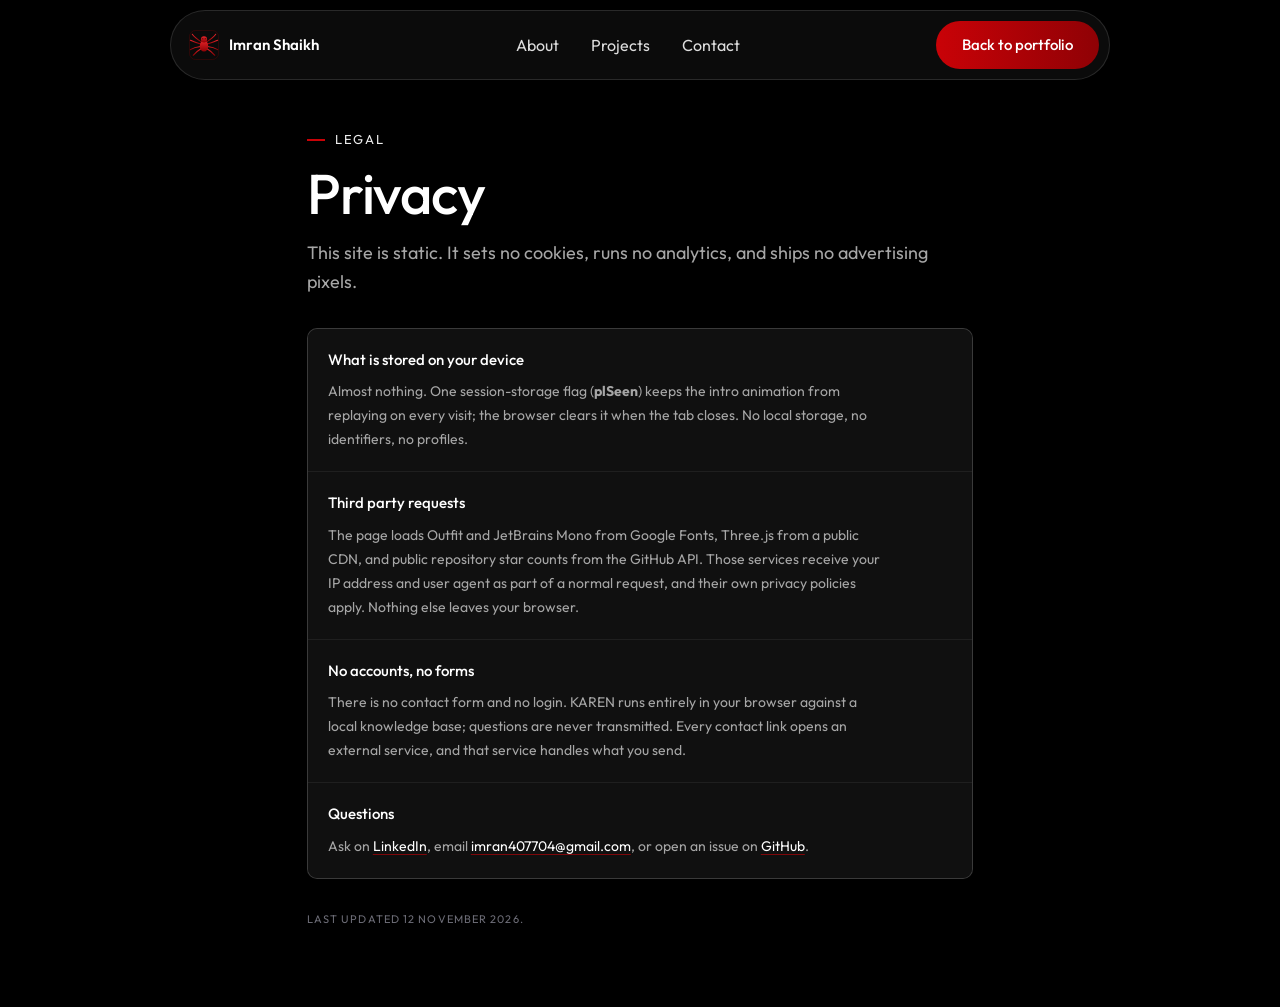
<file: privacy.html>
<!doctype html>
<html lang="en">
<head>
  <meta charset="utf-8">
  <meta name="viewport" content="width=device-width, initial-scale=1">
  <title>Privacy | Imran Shaikh</title>
  <meta name="description" content="How this portfolio handles data. No cookies, no trackers, no analytics.">
  <meta name="theme-color" content="#000000">
  <link rel="canonical" href="https://imran407704.github.io/privacy.html">
  <link rel="icon" href="assets/favicon.svg" type="image/svg+xml">
  <link rel="preconnect" href="https://fonts.googleapis.com">
  <link rel="preconnect" href="https://fonts.gstatic.com" crossorigin>
  <link href="https://fonts.googleapis.com/css2?family=Outfit:wght@300;400;500;600;700&family=JetBrains+Mono:wght@400;500&display=swap" rel="stylesheet">
  <link rel="stylesheet" href="css/style.css">
</head>
<body>
  <header class="site-header">
    <a class="brand" href="index.html" aria-label="Imran Shaikh, back to portfolio">
      <img src="assets/favicon.svg" alt="" width="30" height="30">
      <span class="brand-name">Imran Shaikh</span>
    </a>
    <nav class="nav" aria-label="Primary">
      <a href="index.html#about">About</a>
      <a href="index.html#projects">Projects</a>
      <a href="index.html#contact">Contact</a>
    </nav>
    <a class="btn btn-pill" href="index.html"><span>Back to portfolio</span></a>
  </header>

  <main class="legal">
    <p class="legal-label">Legal</p>
    <h1>Privacy</h1>
    <p class="legal-lede">This site is static. It sets no cookies, runs no analytics, and ships no advertising pixels.</p>

    <div class="legal-body">
      <section>
        <h2>What is stored on your device</h2>
        <p>Almost nothing. One session-storage flag (<strong>plSeen</strong>) keeps the intro animation from replaying on every visit; the browser clears it when the tab closes. No local storage, no identifiers, no profiles.</p>
      </section>

      <section>
        <h2>Third party requests</h2>
        <p>The page loads Outfit and JetBrains Mono from Google Fonts, Three.js from a public CDN, and public repository star counts from the GitHub API. Those services receive your IP address and user agent as part of a normal request, and their own privacy policies apply. Nothing else leaves your browser.</p>
      </section>

      <section>
        <h2>No accounts, no forms</h2>
        <p>There is no contact form and no login. KAREN runs entirely in your browser against a local knowledge base; questions are never transmitted. Every contact link opens an external service, and that service handles what you send.</p>
      </section>

      <section>
        <h2>Questions</h2>
        <p>Ask on <a href="https://www.linkedin.com/in/imran407704/" target="_blank" rel="noopener noreferrer">LinkedIn</a>, email <a href="mailto:imran407704@gmail.com">imran407704@gmail.com</a>, or open an issue on <a href="https://github.com/Imran407704" target="_blank" rel="noopener noreferrer">GitHub</a>.</p>
      </section>
    </div>

    <p class="legal-foot">Last updated 12 November 2026.</p>
  </main>
</body>
</html>
</file>
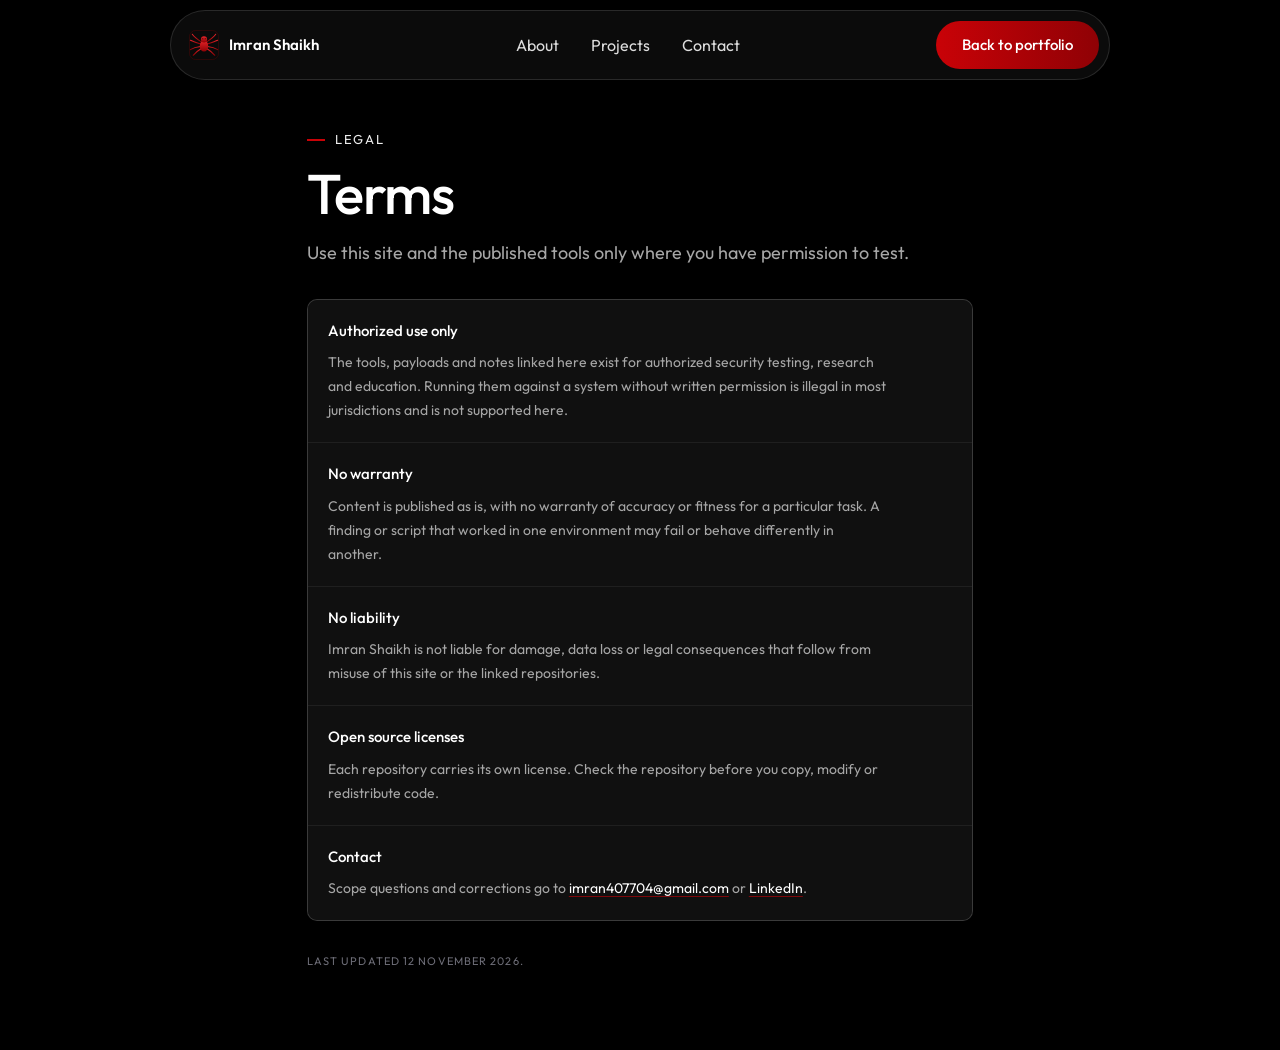
<file: terms.html>
<!doctype html>
<html lang="en">
<head>
  <meta charset="utf-8">
  <meta name="viewport" content="width=device-width, initial-scale=1">
  <title>Terms | Imran Shaikh</title>
  <meta name="description" content="Terms for using this portfolio site and the material published on it.">
  <meta name="theme-color" content="#000000">
  <link rel="canonical" href="https://imran407704.github.io/terms.html">
  <link rel="icon" href="assets/favicon.svg" type="image/svg+xml">
  <link rel="preconnect" href="https://fonts.googleapis.com">
  <link rel="preconnect" href="https://fonts.gstatic.com" crossorigin>
  <link href="https://fonts.googleapis.com/css2?family=Outfit:wght@300;400;500;600;700&family=JetBrains+Mono:wght@400;500&display=swap" rel="stylesheet">
  <link rel="stylesheet" href="css/style.css">
</head>
<body>
  <header class="site-header">
    <a class="brand" href="index.html" aria-label="Imran Shaikh, back to portfolio">
      <img src="assets/favicon.svg" alt="" width="30" height="30">
      <span class="brand-name">Imran Shaikh</span>
    </a>
    <nav class="nav" aria-label="Primary">
      <a href="index.html#about">About</a>
      <a href="index.html#projects">Projects</a>
      <a href="index.html#contact">Contact</a>
    </nav>
    <a class="btn btn-pill" href="index.html"><span>Back to portfolio</span></a>
  </header>

  <main class="legal">
    <p class="legal-label">Legal</p>
    <h1>Terms</h1>
    <p class="legal-lede">Use this site and the published tools only where you have permission to test.</p>

    <div class="legal-body">
      <section>
        <h2>Authorized use only</h2>
        <p>The tools, payloads and notes linked here exist for authorized security testing, research and education. Running them against a system without written permission is illegal in most jurisdictions and is not supported here.</p>
      </section>

      <section>
        <h2>No warranty</h2>
        <p>Content is published as is, with no warranty of accuracy or fitness for a particular task. A finding or script that worked in one environment may fail or behave differently in another.</p>
      </section>

      <section>
        <h2>No liability</h2>
        <p>Imran Shaikh is not liable for damage, data loss or legal consequences that follow from misuse of this site or the linked repositories.</p>
      </section>

      <section>
        <h2>Open source licenses</h2>
        <p>Each repository carries its own license. Check the repository before you copy, modify or redistribute code.</p>
      </section>

      <section>
        <h2>Contact</h2>
        <p>Scope questions and corrections go to <a href="mailto:imran407704@gmail.com">imran407704@gmail.com</a> or <a href="https://www.linkedin.com/in/imran407704/" target="_blank" rel="noopener noreferrer">LinkedIn</a>.</p>
      </section>
    </div>

    <p class="legal-foot">Last updated 12 November 2026.</p>
  </main>
</body>
</html>
</file>
<file: css/style.css>
/* ============================================================
   Imran Shaikh — portfolio
   Structure mirrors a superhero-designer folio: black canvas,
   spider red #C90207, spidey blue #002979, Outfit display type,
   pill header, marquees, pinned timeline, giant wordmark.
   ============================================================ */

:root {
  --bg: #000;
  --ink: #fff;
  --muted: #a6a6a6;
  --paper: #f5f4f2;
  --accent: #C90207;
  --primary: #C90207;
  --secondary: #002979;
  --red: #C90207;
  --card: #161616;
  --line: rgba(255, 255, 255, 0.12);
  --pad: clamp(20px, 6vw, 120px);
  --ease: cubic-bezier(0.65, 0, 0.35, 1);
  --font: "Outfit", system-ui, sans-serif;
  --mono: "JetBrains Mono", ui-monospace, monospace;
  --script: "Caveat", cursive;
}

*, *::before, *::after { box-sizing: border-box; }

html {
  margin: 0;
  background: var(--bg);
  scroll-behavior: smooth;
  -webkit-text-size-adjust: 100%;
  /* horizontal clipping goes on the root, not body: an overflow-x on body
     makes body a scroll box and traps position:sticky inside it. clip wins
     where supported (Chrome's root overflow-x:hidden breaks sticky at load) */
  overflow-x: hidden;
  overflow-x: clip;
}

body {
  margin: 0;
  background: var(--bg);
  color: var(--ink);
  font-family: var(--font);
  font-size: 16px;
  line-height: 1.5;
  -webkit-font-smoothing: antialiased;
  -moz-osx-font-smoothing: grayscale;
}

body.is-locked { overflow: hidden; }

h1, h2, h3, h4, p, ul, ol, li, figure, blockquote { margin: 0; padding: 0; }
ul, ol { list-style: none; }

img, svg { display: block; max-width: 100%; }
a { color: inherit; text-decoration: none; }

button {
  font: inherit;
  color: inherit;
  background: none;
  border: 0;
  padding: 0;
  cursor: pointer;
}

input { font: inherit; color: inherit; }

::selection { background: var(--primary); color: #fff; }

:focus-visible { outline: 2px solid var(--primary); outline-offset: 3px; }

.mono {
  font-family: var(--mono);
  text-transform: uppercase;
  letter-spacing: 0.06em;
  font-size: 12px;
}

.container { width: min(1440px, 100% - 2 * var(--pad)); margin-inline: auto; }
.narrow { max-width: 1100px; }

.eyebrow {
  color: #ececec;
  text-transform: uppercase;
  letter-spacing: 0.14em;
  font-size: 13px;
  margin: 0 0 12px;
  display: flex;
  align-items: center;
  gap: 10px;
}

.eyebrow::before {
  content: "";
  width: 18px;
  height: 2px;
  background: var(--primary);
  flex: none;
}

.h2 {
  font-size: clamp(34px, 4.4vw, 64px);
  font-weight: 500;
  margin: 0;
  line-height: 1.05;
  letter-spacing: -0.02em;
}

.sr-only {
  position: absolute;
  width: 1px; height: 1px;
  padding: 0; margin: -1px;
  overflow: hidden;
  clip: rect(0 0 0 0);
  white-space: nowrap;
  border: 0;
}

.skip-link {
  position: fixed;
  top: 8px; left: 8px;
  z-index: 200;
  transform: translateY(-160%);
  background: var(--ink);
  color: var(--bg);
  padding: 10px 16px;
  border-radius: 999px;
  font-size: 14px;
  font-weight: 500;
  transition: transform 0.2s var(--ease);
}

.skip-link:focus-visible { transform: none; }

.icon {
  width: 16px; height: 16px;
  flex: none;
  fill: none;
  stroke: currentColor;
  stroke-width: 1.6;
  stroke-linecap: round;
  stroke-linejoin: round;
}

/* ---------- preloader ---------- */
.preloader {
  position: fixed;
  inset: 0;
  z-index: 1000;
  background: #000;
  display: none;
  overflow: hidden;
}

html.pl-on .preloader { display: block; }
html.pl-on, html.pl-on body { overflow: hidden; }

html.pl-done .preloader {
  opacity: 0;
  visibility: hidden;
  pointer-events: none;
  transition: opacity 0.55s var(--ease), visibility 0.55s;
}

.pl-wrap {
  position: absolute;
  left: 50%;
  top: 50%;
  transform: translate(-50%, -50%);
  width: min(560px, 86vw);
  display: grid;
  justify-items: center;
  gap: 26px;
}

.pl-logo {
  width: min(220px, 44vw);
  overflow: visible;
}

.pl-logo path {
  fill: none;
  stroke: #fff;
  stroke-width: 2.5;
  stroke-dasharray: 1;
  stroke-dashoffset: 1;
  animation: pltrace 1.6s var(--ease) forwards;
}

.pl-logo .sp-body { animation-delay: 0.35s; }
.pl-logo .sp-fill {
  fill: var(--primary);
  fill-opacity: 0;
  stroke: none;
  animation: plfill 0.7s 1.5s var(--ease) forwards;
}

@keyframes pltrace { to { stroke-dashoffset: 0; } }
@keyframes plfill { to { fill-opacity: 1; } }

.pl-type {
  position: relative;
  width: 100%;
  height: 3.2em;
  overflow: hidden;
}

.pl-t {
  position: absolute;
  inset: 0;
  display: grid;
  place-items: center;
  font-size: clamp(26px, 5vw, 44px);
  font-weight: 500;
  line-height: 1.1;
  color: rgba(255, 255, 255, 0.85);
  text-align: center;
  opacity: 0;
  transform: translateY(40%);
  transition: opacity 0.45s var(--ease), transform 0.5s var(--ease);
}

.pl-t.is-in { opacity: 1; transform: none; }
.pl-t em { font-style: normal; color: #e02a30; }

.pl-line {
  width: min(300px, 60vw);
  height: 1px;
  background: rgba(255, 255, 255, 0.12);
  overflow: hidden;
}

.pl-line i {
  display: block;
  height: 100%;
  background: #fff;
  transform: scaleX(0);
  transform-origin: left;
}

.pl-pct {
  position: absolute;
  left: clamp(16px, 3vw, 40px);
  bottom: clamp(16px, 3vw, 36px);
  font: 400 12px/1 var(--mono);
  letter-spacing: 0.2em;
  color: rgba(255, 255, 255, 0.55);
  font-variant-numeric: tabular-nums;
}

.pl-skip {
  position: absolute;
  right: clamp(16px, 3vw, 40px);
  bottom: clamp(16px, 3vw, 30px);
  border: 1px solid rgba(255, 255, 255, 0.25);
  color: #cfcfcf;
  font: 500 12px var(--font);
  letter-spacing: 0.16em;
  text-transform: uppercase;
  padding: 9px 16px;
  border-radius: 999px;
  transition: border-color 0.3s, color 0.3s;
}

.pl-skip:hover { border-color: var(--primary); color: #fff; }

/* ---------- cursor ---------- */
.cursor {
  position: fixed;
  left: 0; top: 0;
  width: 14px; height: 14px;
  margin: -7px 0 0 -7px;
  border-radius: 50%;
  background: #fff;
  mix-blend-mode: difference;
  pointer-events: none;
  z-index: 999;
  display: none;
  place-items: center;
  opacity: 0;
  transition:
    width 0.35s var(--ease), height 0.35s var(--ease),
    margin 0.35s var(--ease), opacity 0.3s, background 0.3s;
}

.cursor.is-on { opacity: 1; display: grid; }

.cursor.is-big {
  width: 84px; height: 84px;
  margin: -42px 0 0 -42px;
  mix-blend-mode: normal;
  background: #fff;
}

.cursor.is-down { transform: scale(0.8); }

.cursor-label {
  font-size: 11px;
  color: #000;
  opacity: 0;
  transition: opacity 0.2s;
  font-weight: 600;
  text-transform: uppercase;
  letter-spacing: 0.08em;
}

.cursor.is-big .cursor-label { opacity: 1; }

@media (hover: none), (pointer: coarse) {
  .cursor { display: none !important; }
}

/* ---------- header ---------- */
.site-header {
  position: fixed;
  top: 10px;
  left: 50%;
  transform: translateX(-50%);
  z-index: 50;
  display: flex;
  align-items: center;
  gap: 28px;
  padding: 10px 10px 10px 18px;
  border-radius: 999px;
  background: rgba(20, 20, 20, 0.55);
  -webkit-backdrop-filter: blur(14px);
  backdrop-filter: blur(14px);
  border: 1px solid var(--line);
  width: min(940px, calc(100% - 32px));
  justify-content: space-between;
  transition: transform 0.5s var(--ease);
}

.site-header.hide { transform: translate(-50%, -140%); }

.brand {
  display: inline-flex;
  align-items: center;
  gap: 10px;
}

.brand img { width: 30px; height: auto; }

.brand-name {
  font-weight: 600;
  font-size: 15px;
  white-space: nowrap;
}

.nav { display: flex; gap: 32px; font-size: 16px; }

.nav a { position: relative; color: #ddd; }

.nav a::after {
  content: "";
  position: absolute;
  left: 0; bottom: -4px;
  height: 1px; width: 100%;
  background: #fff;
  transform: scaleX(0);
  transform-origin: right;
  transition: transform 0.4s var(--ease);
}

.nav a:hover, .nav a.is-active { color: #fff; }
.nav a:hover::after, .nav a.is-active::after { transform: scaleX(1); transform-origin: left; }

.btn {
  display: inline-flex;
  align-items: center;
  justify-content: center;
  gap: 8px;
  min-height: 48px;
  padding: 0 26px;
  border-radius: 999px;
  font-size: 15px;
  font-weight: 500;
  position: relative;
  overflow: hidden;
  isolation: isolate;
  white-space: nowrap;
}

.btn span { display: inline-block; transition: transform 0.3s, color 0.3s; }

.btn::before {
  content: "";
  position: absolute;
  inset: 0;
  border-radius: inherit;
  z-index: -1;
  transform: translateY(101%);
  transition: transform 0.5s var(--ease);
}

.btn:hover::before { transform: none; }

.btn-pill { background: linear-gradient(90deg, #C90207, #8f0105); color: #fff; }
.btn-pill::before { background: #fff; }
.btn-pill:hover { color: #000; }

.btn-white { background: #fff; color: #000; }
.btn-white::before { background: var(--primary); }
.btn-white:hover { color: #fff; }

.btn-line { border: 1px solid rgba(255, 255, 255, 0.8); color: #fff; }
.btn-line::before { background: #fff; }
.btn-line:hover { color: #000; }

.menu-btn {
  display: none;
  width: 48px; height: 48px;
  border-radius: 50%;
  background: #fff;
  flex-direction: column;
  justify-content: center;
  align-items: center;
  gap: 6px;
}

.menu-btn i {
  display: block;
  width: 18px; height: 2px;
  background: #000;
  transition: transform 0.3s;
}

.menu-btn[aria-expanded="true"] i:first-child { transform: translateY(4px) rotate(45deg); }
.menu-btn[aria-expanded="true"] i:last-child { transform: translateY(-4px) rotate(-45deg); }

.mobile-menu {
  position: fixed;
  inset: 0;
  z-index: 40;
  background: rgba(0, 0, 0, 0.96);
  display: flex;
  flex-direction: column;
  justify-content: center;
  padding: 0 32px;
  gap: 14px;
}

.mobile-menu[hidden] { display: none; }

.mobile-menu a {
  font-size: clamp(34px, 8vw, 44px);
  font-weight: 500;
  padding: 6px 0;
  border-bottom: 1px solid rgba(255, 255, 255, 0.08);
}

.mobile-menu a:hover { color: #e02a30; }

.mm-foot {
  margin-top: 20px;
  display: grid;
  gap: 12px;
  font-size: 15px;
  color: #bbb;
}

.mm-foot a { font-size: 16px; border: 0; padding: 4px 0; }

/* ---------- hero ---------- */
.hero {
  position: relative;
  min-height: max(100svh, 640px);
  overflow: hidden;
  background: #000;
}

.hero-bg {
  position: absolute;
  inset: 0;
  background:
    radial-gradient(38% 55% at 70% 50%, rgba(201, 2, 7, 0.85) 0%, rgba(201, 2, 7, 0.45) 40%, transparent 72%),
    radial-gradient(30% 45% at 92% 55%, rgba(130, 1, 5, 0.7) 0%, transparent 70%),
    radial-gradient(55% 70% at 18% 30%, #0040b8 0%, #002979 45%, transparent 80%),
    linear-gradient(135deg, #00338f 0%, #002979 45%, #001233 75%, #14030a 100%);
}

.hero-bg::after {
  content: "";
  position: absolute;
  inset: 0;
  background: linear-gradient(180deg, rgba(0, 0, 0, 0.25), transparent 25%, transparent 80%, rgba(0, 0, 0, 0.35));
}

.hero-lines {
  position: absolute;
  inset: 0;
  display: flex;
  justify-content: space-around;
  pointer-events: none;
  z-index: 1;
}

.hero-lines i {
  width: 1px;
  background: linear-gradient(transparent, rgba(255, 255, 255, 0.12), transparent);
}

.hero-fx {
  position: absolute;
  inset: 0;
  z-index: 2;
  width: 100%;
  height: 100%;
  pointer-events: none;
  opacity: 0;
  transition: opacity 1.4s var(--ease);
}

.hero-fx.is-live { opacity: 1; }

.hero-glow {
  position: absolute;
  left: 50%;
  bottom: -34%;
  width: clamp(520px, 82vw, 1240px);
  aspect-ratio: 1004 / 977;
  transform: translateX(-50%);
  border-radius: 50%;
  background: #000;
  filter: blur(clamp(90px, 12.5vw, 190px));
  opacity: 0.88;
  pointer-events: none;
  z-index: 3;
}

.hero-inner {
  position: relative;
  width: min(1428px, 100%);
  margin: 0 auto;
  height: max(100svh, 640px);
  z-index: 4;
}

.hero-head {
  position: absolute;
  left: 0;
  right: 0;
  top: max(11%, 108px);
  width: max-content;
  margin-inline: auto;
  display: flex;
  flex-direction: column;
  align-items: flex-start;
  gap: clamp(4px, 0.6vw, 10px);
}

.hero-hi {
  font-family: var(--script);
  font-size: clamp(26px, 2.9vw, 42px);
  line-height: 1.2;
  font-weight: 500;
  display: flex;
  align-items: center;
  gap: clamp(10px, 1vw, 14px);
  margin-left: 4%;
}

.hero-hi img { width: clamp(22px, 2vw, 30px); }

.hero-name {
  margin: 0;
  font-weight: 700;
  font-size: clamp(64px, 14vw, 200px);
  line-height: 1.1;
  letter-spacing: -0.01em;
  white-space: nowrap;
  filter: drop-shadow(0 4px 24px rgba(0, 0, 0, 0.45));
  position: relative;
  z-index: 3;
}

.hero-name .ch {
  background: radial-gradient(ellipse at 50% 50%, #fff 0%, #f2f2f2 27%, #cfcfcf 53%, #f2f2f2 77%, #fff 100%);
  background-size: 700% 100%;
  -webkit-background-clip: text;
  background-clip: text;
  color: transparent;
}

.hero-quote {
  align-self: flex-end;
  margin: 6px 2% 0 0;
  font-weight: 500;
  font-size: clamp(15px, 1.5vw, 22px);
  display: flex;
  gap: 10px;
  align-items: flex-start;
  color: #fff;
  text-shadow: 0 2px 14px rgba(0, 0, 0, 0.55);
  z-index: 6;
}

.hero-quote img { margin-top: 0.2em; flex: none; }
.hero-quote .q-l { display: block; line-height: 1.35; }

.hero-copy {
  position: absolute;
  left: clamp(24px, 3vw, 48px);
  top: 68%;
  width: 400px;
  max-width: 30%;
  z-index: 6;
}

.hero-copy h2 {
  font-size: clamp(20px, 2.2vw, 32px);
  font-weight: 600;
  margin: 0 0 14px;
  line-height: 1.2;
  color: #fff;
  text-shadow: 0 2px 14px rgba(0, 0, 0, 0.55);
}

.hero-copy p {
  font-weight: 400;
  font-size: clamp(14px, 1.25vw, 18px);
  margin: 0;
  color: #f0f0f0;
  line-height: 1.5;
  text-shadow: 0 1px 10px rgba(0, 0, 0, 0.6);
}

.hero-copy .btn { margin-top: 22px; }

.hero-photo {
  position: absolute;
  bottom: 0;
  left: 50%;
  transform: translateX(-50%);
  width: clamp(280px, 30vw, 430px);
  z-index: 4;
}

.hp-card {
  position: relative;
  overflow: hidden;
  border-radius: 18px 18px 0 0;
  border: 1px solid rgba(255, 255, 255, 0.2);
  border-bottom: 0;
  background: #101018;
  aspect-ratio: 1000 / 798;
  box-shadow: 0 -20px 80px rgba(0, 0, 0, 0.55);
  transition: transform 0.7s var(--ease), box-shadow 0.7s var(--ease), border-color 0.5s;
}

.hp-img {
  position: absolute;
  inset: 0;
  width: 100%;
  height: 100%;
  object-fit: cover;
  object-position: 50% 22%;
  transition: transform 0.9s var(--ease), filter 0.7s var(--ease);
  filter: saturate(0.82) brightness(0.94);
}

/* hover: photo wakes up — zoom, full colour, red/blue rim glow */
.hero-photo:hover .hp-card {
  transform: translateY(-10px);
  border-color: rgba(224, 42, 48, 0.55);
  box-shadow:
    0 -20px 80px rgba(0, 0, 0, 0.55),
    0 0 60px rgba(201, 2, 7, 0.35),
    0 0 140px rgba(0, 41, 121, 0.3);
}

.hero-photo:hover .hp-img {
  transform: scale(1.05);
  filter: saturate(1.08) brightness(1.02);
}

/* colour wash that fades in behind the subject */
.hp-glow {
  position: absolute;
  inset: 0;
  z-index: 2;
  pointer-events: none;
  opacity: 0;
  transition: opacity 0.7s var(--ease);
  background:
    radial-gradient(60% 45% at 24% 20%, rgba(0, 41, 121, 0.28), transparent 70%),
    radial-gradient(55% 45% at 80% 18%, rgba(201, 2, 7, 0.3), transparent 70%);
}

.hero-photo:hover .hp-glow { opacity: 1; }

/* faint web texture drifting in from the top corner */
.hp-web {
  position: absolute;
  inset: 0;
  z-index: 3;
  pointer-events: none;
  opacity: 0;
  transform: translateY(-14px);
  transition: opacity 0.7s var(--ease), transform 0.9s var(--ease);
  background-image: radial-gradient(circle at 100% 0%, rgba(255, 255, 255, 0.14) 1px, transparent 1.6px);
  background-size: 26px 26px;
  -webkit-mask-image: radial-gradient(60% 55% at 100% 0%, #000, transparent 75%);
  mask-image: radial-gradient(60% 55% at 100% 0%, #000, transparent 75%);
}

.hero-photo:hover .hp-web { opacity: 1; transform: none; }

/* spidey mask fades in over the photo on hover */
.hp-mask {
  position: absolute;
  inset: 0;
  z-index: 4;
  width: 100%;
  height: 100%;
  object-fit: cover;
  object-position: 50% 32%;
  pointer-events: none;
  opacity: 0;
  transform: scale(1.16);
  transition: opacity 0.55s var(--ease), transform 0.9s var(--ease);
}

.hero-photo:hover .hp-mask { opacity: 1; transform: none; }

.hp-tag {
  position: absolute;
  left: 14px;
  bottom: 12px;
  z-index: 5;
  font: 500 10px var(--mono);
  letter-spacing: 0.16em;
  text-transform: uppercase;
  color: rgba(255, 255, 255, 0.75);
  background: rgba(0, 0, 0, 0.45);
  padding: 6px 10px;
  border-radius: 999px;
  -webkit-backdrop-filter: blur(6px);
  backdrop-filter: blur(6px);
  transition: color 0.4s, border-color 0.4s;
  border: 1px solid transparent;
}

.hero-photo:hover .hp-tag { color: #fff; border-color: rgba(224, 42, 48, 0.6); }

/* touch devices have no hover — keep the photo gently lit instead of dead */
@media (hover: none) {
  .hp-img { filter: saturate(1) brightness(1); }
  .hp-glow { opacity: 0.65; }
  .hp-tag { color: #fff; border-color: rgba(224, 42, 48, 0.6); }
}

.scroll-hint {
  position: absolute;
  bottom: 24px;
  right: var(--pad);
  width: 26px;
  height: 42px;
  border: 1px solid rgba(255, 255, 255, 0.5);
  border-radius: 20px;
  z-index: 6;
}

.scroll-hint span {
  position: absolute;
  left: 50%;
  top: 8px;
  width: 3px;
  height: 8px;
  margin-left: -1.5px;
  border-radius: 2px;
  background: #fff;
  animation: sh 1.6s infinite;
}

@keyframes sh { to { transform: translateY(14px); opacity: 0; } }

/* ---------- logos ---------- */
.logos {
  background: #fff;
  color: #000;
  padding: 28px 0;
  overflow: hidden;
}

.logos .marquee {
  overflow: hidden;
  -webkit-mask: linear-gradient(90deg, transparent, #000 10%, #000 90%, transparent);
  mask: linear-gradient(90deg, transparent, #000 10%, #000 90%, transparent);
}

.logos .marquee-track {
  display: flex;
  align-items: center;
  gap: clamp(52px, 7vw, 99px);
  width: max-content;
  animation: marquee 36s linear infinite;
}

.logos .cl {
  flex: none;
  font-weight: 700;
  letter-spacing: 0.08em;
  white-space: nowrap;
  font-size: clamp(15px, 1.6vw, 21px);
  color: #000;
  transition: opacity 0.3s;
}

.logos .cl small { display: block; font-size: 9px; font-weight: 500; letter-spacing: 0.3em; color: #555; text-align: center; }
.logos .cl:hover { opacity: 0.6; }
.logos:hover .marquee-track { animation-play-state: paused; }

@keyframes marquee { to { transform: translateX(-50%); } }

/* ---------- intro ---------- */
.intro {
  background: var(--paper);
  color: #333;
  text-align: center;
  padding: clamp(80px, 12vw, 180px) var(--pad);
  border-bottom: 1px solid #333;
}

.intro-title {
  font-size: clamp(36px, 5.6vw, 80px);
  font-weight: 500;
  line-height: 1.1;
  margin: 0 auto;
  max-width: 15ch;
  letter-spacing: -0.02em;
}

.intro-sub {
  font-size: clamp(20px, 2.5vw, 36px);
  color: #aaa;
  font-weight: 500;
  margin: 24px 0 0;
}

.intro-sign {
  margin: 44px auto 0;
  font-family: var(--script);
  font-size: clamp(30px, 4vw, 52px);
  color: #222;
  transform: rotate(-3deg);
  width: max-content;
}

.scrub-text .wd { transition: opacity 0.35s; opacity: 0.25; }
.scrub-text .wd.is-lit { opacity: 1; }
.about-title .wmask:last-child .wd { color: var(--primary); }

/* ---------- ribbons ---------- */
.ribbons {
  position: relative;
  height: clamp(140px, 15vw, 240px);
  overflow: hidden;
  background: #000;
  z-index: 5;
}

.ribbon {
  position: absolute;
  left: -5%;
  width: 110%;
  padding: 16px 0;
  white-space: nowrap;
}

.ribbon.r1 {
  background: var(--red);
  transform: translateY(-50%) rotate(-4deg);
  z-index: 2;
}

.ribbon.r2 {
  background: #1a1a1a;
  transform: translateY(-50%) rotate(3deg);
  border-block: 1px solid rgba(255, 255, 255, 0.14);
}

.ribbon-track {
  display: inline-flex;
  gap: 28px;
  width: max-content;
  animation: marquee 26s linear infinite;
  font-size: clamp(22px, 2.4vw, 36px);
  font-weight: 500;
  text-transform: uppercase;
}

.ribbon.r2 .ribbon-track { animation-direction: reverse; animation-duration: 32s; }
.ribbon-track span.dot { opacity: 0.6; }

/* ---------- work ---------- */
.work {
  padding: clamp(80px, 9vw, 162px) 0;
  position: relative;
  overflow: hidden;
}

.sec-head {
  display: flex;
  justify-content: space-between;
  align-items: flex-end;
  gap: 24px;
  position: relative;
  z-index: 2;
}

.ghost-word {
  font-size: clamp(90px, 16vw, 300px);
  font-weight: 600;
  color: rgba(255, 255, 255, 0.06);
  line-height: 0.8;
  margin: 20px 0 -0.38em -0.04em;
  pointer-events: none;
  white-space: nowrap;
}

.work-grid {
  display: grid;
  grid-template-columns: repeat(2, 1fr);
  gap: 24px;
  position: relative;
  z-index: 2;
}

.wcard {
  background: var(--card);
  border: 1px solid #222;
  border-radius: 4px;
  overflow: hidden;
  transition: border-color 0.4s, transform 0.5s var(--ease);
  display: block;
}

.wcard:hover { border-color: #444; transform: translateY(-4px); }

.wimg {
  position: relative;
  overflow: hidden;
  aspect-ratio: 16 / 10;
  background:
    radial-gradient(90% 120% at 82% 0%, rgba(201, 2, 7, 0.3), transparent 60%),
    linear-gradient(160deg, #101014, #0a0a0e);
}

.wimg::before {
  content: "";
  position: absolute;
  inset: 0;
  background-image:
    linear-gradient(to right, rgba(255, 255, 255, 0.05) 1px, transparent 1px),
    linear-gradient(to bottom, rgba(255, 255, 255, 0.05) 1px, transparent 1px);
  background-size: 34px 34px;
  -webkit-mask-image: radial-gradient(ellipse 100% 100% at 50% 40%, #000, transparent 85%);
  mask-image: radial-gradient(ellipse 100% 100% at 50% 40%, #000, transparent 85%);
}

.wimg .cover {
  position: absolute;
  inset: 0;
  display: grid;
  place-items: center;
  font-family: var(--mono);
  font-weight: 700;
  font-size: clamp(38px, 6vw, 84px);
  letter-spacing: 0.06em;
  color: rgba(255, 255, 255, 0.16);
  text-shadow: 0 0 40px rgba(201, 2, 7, 0.35);
  transition: transform 1s var(--ease);
}

.wimg .cover::after {
  content: "";
  position: absolute;
  left: 0; right: 0;
  top: 0;
  height: 1px;
  background: linear-gradient(90deg, transparent, rgba(201, 2, 7, 0.7), transparent);
  animation: scan 4.2s linear infinite;
}

@keyframes scan {
  0% { transform: translateY(0); opacity: 0; }
  10% { opacity: 1; }
  90% { opacity: 1; }
  100% { transform: translateY(420px); opacity: 0; }
}

.wcard:hover .cover { transform: scale(1.05); }

.tag {
  position: absolute;
  top: 16px;
  left: 16px;
  z-index: 2;
  background: rgba(60, 60, 60, 0.85);
  font-size: 13px;
  padding: 6px 10px;
  border-radius: 2px;
  font-weight: 500;
}

.wfoot {
  display: flex;
  justify-content: space-between;
  align-items: center;
  padding: 16px 20px;
  gap: 14px;
}

.wfoot h3 { margin: 0; font-size: 20px; font-weight: 500; }
.wdesc { margin: 4px 0 0; color: var(--muted); font-size: 14px; }

.vbtn {
  border: 1px solid #444;
  padding: 8px 12px;
  font-size: 14px;
  border-radius: 3px;
  transition: background 0.3s, color 0.3s;
  white-space: nowrap;
  flex: none;
}

.wcard:hover .vbtn { background: #fff; color: #000; }

/* ---------- about ---------- */
.about { padding: clamp(80px, 10vw, 160px) 0; text-align: center; }

.about-title {
  font-size: clamp(44px, 8.3vw, 140px);
  font-weight: 500;
  color: #d4d4d4;
  line-height: 1;
  margin: 0 0 48px;
  letter-spacing: -0.02em;
}

.about-lead {
  font-size: clamp(20px, 2.2vw, 34px);
  line-height: 1.35;
  margin: 0 auto;
  max-width: 52ch;
  color: #bdbdbd;
}

/* ---------- gallery ---------- */
.gallery { position: relative; background: #000; overflow: hidden; padding-bottom: clamp(40px, 4vw, 64px); }

.gal-title {
  text-align: center;
  font-weight: 600;
  font-size: clamp(64px, 12vw, 220px);
  line-height: 0.9;
  letter-spacing: -0.045em;
  color: #4a4a4a;
  padding-top: clamp(48px, 7vw, 110px);
}

.gal-rows {
  --cw: clamp(230px, 21vw, 340px);
  display: grid;
  gap: 12px;
  margin-top: clamp(28px, 4vw, 64px);
  transform: rotate(-3deg) scale(1.04);
}

.gal-row {
  display: flex;
  gap: 12px;
  width: max-content;
  animation: marquee 44s linear infinite;
}

.gal-row.rev { animation-direction: reverse; animation-duration: 52s; }
.gal-rows:hover .gal-row { animation-play-state: paused; }

.gcard {
  position: relative;
  display: block;
  flex: 0 0 var(--cw);
  aspect-ratio: 4 / 3;
  border-radius: 12px;
  overflow: hidden;
  background: linear-gradient(160deg, #13131a, #0a0a10);
  border: 1px solid #1e1e26;
  box-shadow: 0 18px 40px rgba(0, 0, 0, 0.5);
}

.gcard .gimg {
  position: absolute;
  inset: 0;
  display: grid;
  place-items: center;
  font-family: var(--mono);
  font-weight: 700;
  font-size: clamp(26px, 3vw, 44px);
  color: rgba(255, 255, 255, 0.14);
  letter-spacing: 0.08em;
}

.gcard:hover .gimg { color: rgba(255, 255, 255, 0.3); }

.gcap {
  position: absolute;
  left: 0; right: 0; bottom: 0;
  display: flex;
  justify-content: space-between;
  align-items: baseline;
  gap: 10px;
  padding: 34px 14px 12px;
  background: linear-gradient(transparent, rgba(0, 0, 0, 0.85));
  color: #fff;
  font-size: 13px;
  opacity: 0;
  transform: translateY(6px);
  transition: opacity 0.4s, transform 0.4s;
}

.gcap b { font-weight: 600; }
.gcap i { font-style: normal; opacity: 0.7; font-size: 10px; text-transform: uppercase; letter-spacing: 0.08em; }
.gcard:hover .gcap, .gcard:focus-visible .gcap { opacity: 1; transform: none; }

.gal-cta { display: flex; justify-content: center; margin-top: clamp(32px, 4vw, 56px); }
.gal-btn { min-height: 58px; padding: 0 36px; font-size: 16px; }

/* ---------- experience (pinned timeline) ---------- */
.xp2 {
  padding: 0;
  position: relative;
  background: #000;
  /* extra scroll room so the pin can scrub through the story */
  height: 340vh;
}

.xp-pin {
  position: sticky;
  top: 0;
  height: 100svh;
  overflow: hidden;
}

.xp-grid {
  height: 100%;
  display: grid;
  grid-template-columns: minmax(0, 1fr) minmax(0, 1.15fr);
  gap: clamp(32px, 5vw, 90px);
  align-items: stretch;
}

.xp-side { align-self: center; position: relative; z-index: 2; }
.xp-title { margin: 0.3em 0 0; max-width: 9ch; }

.xp-year {
  height: clamp(110px, 13vw, 210px);
  overflow: hidden;
  margin: clamp(18px, 2.5vw, 36px) 0 6px;
  font-weight: 700;
  font-size: clamp(110px, 13vw, 210px);
  line-height: 1;
  letter-spacing: -0.04em;
  color: #fff;
  display: flex;
  align-items: center;
}

.xp-meta { font-size: 12px; letter-spacing: 0.14em; text-transform: uppercase; color: #9a9a9a; margin: 0; }
.xp-meta .xp-sep { margin: 0 0.7em; color: var(--primary); }

.xp-count {
  display: flex;
  align-items: center;
  gap: 6px;
  margin-top: 22px;
  font-size: 12px;
  color: #777;
  letter-spacing: 0.12em;
}

.xp-count b { color: #fff; font-weight: 500; }

.xp-bar {
  position: relative;
  width: 140px;
  height: 2px;
  background: #262626;
  margin-left: 14px;
  overflow: hidden;
  border-radius: 2px;
}

.xp-bar i {
  position: absolute;
  inset: 0;
  background: var(--primary);
  transform-origin: 0 50%;
  transform: scaleX(0);
}

.xp-rail {
  position: relative;
  overflow: hidden;
  -webkit-mask: linear-gradient(transparent, #000 14%, #000 86%, transparent);
  mask: linear-gradient(transparent, #000 14%, #000 86%, transparent);
}

.xp-line {
  position: absolute;
  left: 7px;
  top: 0;
  bottom: 0;
  width: 1px;
  background: #262626;
}

.xp-fill {
  position: absolute;
  left: 0;
  top: 0;
  width: 1px;
  height: 0;
  background: var(--primary);
  box-shadow: 0 0 8px rgba(201, 2, 7, 0.6);
}

.xp-mark {
  position: absolute;
  left: 1px;
  top: 36%;
  width: 13px;
  height: 13px;
  margin-top: -6px;
  border-radius: 50%;
  background: var(--primary);
  z-index: 3;
  box-shadow: 0 0 0 5px rgba(201, 2, 7, 0.18), 0 0 22px rgba(201, 2, 7, 0.7);
}

.xp-track {
  padding: calc(36vh - 4px) 28px 60vh 44px;
  will-change: transform;
}

.xt {
  position: relative;
  padding: 0 0 clamp(70px, 9vh, 110px);
  opacity: 0.25;
  transition: opacity 0.5s, transform 0.6s cubic-bezier(0.2, 0.7, 0.2, 1);
}

.xt.is-on { opacity: 1; transform: translateX(10px); }

.xt-dot {
  position: absolute;
  left: -41px;
  top: 6px;
  width: 9px;
  height: 1px;
  background: #555;
  transition: background 0.4s;
}

.xt.is-on .xt-dot { background: var(--primary); }

.xt-date { font-size: 12px; letter-spacing: 0.14em; text-transform: uppercase; color: #8a8a8a; margin: 0 0 10px; }

.xt-role {
  font-weight: 500;
  font-size: clamp(24px, 2.3vw, 36px);
  line-height: 1.15;
  margin: 0;
  color: #fff;
  overflow-wrap: anywhere;
}

.xt-co { margin: 6px 0 18px; color: #e02a30; font-size: 15px; }

.xt-body > p { color: #bdbdbd; line-height: 1.65; margin: 0 0 18px; max-width: 58ch; }

.xp-projects { display: grid; gap: 10px; }

.xp-projects > div {
  background: #111;
  border: 1px solid #1f1f1f;
  border-radius: 12px;
  padding: 16px 18px;
}

.xp-projects h4 { margin: 0 0 6px; font-size: 15px; color: #fff; }
.xp-projects p { margin: 0; color: #9a9a9a; font-size: 13.5px; line-height: 1.6; }

.chips { display: flex; flex-wrap: wrap; gap: 8px; }

.chips li {
  border: 1px solid #2a2a2a;
  border-radius: 999px;
  padding: 6px 12px;
  font-size: 12.5px;
  color: #cfcfcf;
  transition: background 0.3s, color 0.3s;
}

.chips li:hover { background: #fff; color: #000; }

/* ---------- automation section ---------- */
.auto {
  position: relative;
  overflow: hidden;
  background:
    radial-gradient(70% 90% at 85% 100%, rgba(201, 2, 7, 0.16), transparent 65%),
    #000;
  isolation: isolate;
}

.auto-wrap {
  position: relative;
  display: grid;
  grid-template-columns: 1fr 1.15fr;
  gap: clamp(40px, 6vw, 96px);
  align-items: center;
  padding: clamp(40px, 6vw, 80px) 0;
}

.auto-title { margin: 18px 0 22px; }
.auto-ln { display: block; overflow: hidden; padding-bottom: 0.06em; }
.auto-ln > span { display: inline-block; }

.auto-sub { color: #b9bcc2; max-width: 460px; line-height: 1.6; font-size: 15px; }
.auto-cta { margin-top: 34px; }

.auto-grid { display: grid; grid-template-columns: 1fr 1fr; gap: 18px; }

.auto-card {
  position: relative;
  padding: 26px;
  border-radius: 14px;
  background: linear-gradient(160deg, rgba(27, 27, 27, 0.85), rgba(16, 16, 16, 0.85));
  border: 1px solid #232323;
  -webkit-backdrop-filter: blur(10px);
  backdrop-filter: blur(10px);
  transition: border-color 0.3s, transform 0.4s var(--ease);
}

.auto-card:hover { border-color: #3a3a3a; transform: translateY(-4px); }

.auto-top { display: flex; justify-content: space-between; align-items: center; }
.auto-ic { width: 26px; height: 26px; color: #e02a30; }
.auto-no { color: #e02a30; }
.auto-div { display: block; height: 1px; background: #232323; margin: 16px 0 18px; }
.auto-card h3 { font-size: 19px; font-weight: 500; color: #fff; margin: 0 0 10px; line-height: 1.3; }
.auto-card p { color: #9a9ca3; font-size: 14px; line-height: 1.6; margin: 0; }

/* ---------- services ---------- */
.svc {
  position: relative;
  background: #000;
  overflow: hidden;
  padding: clamp(70px, 9vw, 130px) 0 clamp(90px, 11vw, 160px);
}

.svc-glow {
  position: absolute;
  left: 50%;
  bottom: -30%;
  width: 120%;
  height: 60%;
  transform: translateX(-50%);
  background: radial-gradient(ellipse at 50% 100%, rgba(201, 2, 7, 0.32), transparent 65%);
  filter: blur(40px);
  pointer-events: none;
}

.svc .h2 { margin: 14px 0 46px; }

.svc-list { border-top: 1px solid #1f1f1f; position: relative; }

.svc-row {
  display: grid;
  grid-template-columns: 1fr 1fr;
  gap: 40px;
  padding: 34px 0;
  border-bottom: 1px solid #1f1f1f;
  transition: opacity 0.4s;
}

.svc-name { display: flex; align-items: flex-start; gap: 10px; }

.svc-name h3 {
  margin: 0;
  font-size: clamp(34px, 3.6vw, 54px);
  font-weight: 400;
  line-height: 1.05;
  color: #e9e9e9;
  transition: transform 0.5s cubic-bezier(0.2, 0.8, 0.2, 1), color 0.4s;
}

.svc-name sup { font-size: 11px; color: #8a8a8a; margin-top: 6px; transition: color 0.4s; }

.svc-desc p { margin: 0; color: #8f8f8f; font-size: 16px; line-height: 1.65; max-width: 480px; }

.svc-tags {
  display: flex;
  flex-wrap: wrap;
  gap: 0;
  margin-top: 0;
  max-height: 0;
  opacity: 0;
  overflow: hidden;
  transition: max-height 0.5s, opacity 0.4s, margin 0.5s;
}

.svc-tags span {
  font-size: 13px;
  color: #bdbdbd;
  padding: 2px 14px;
  border-left: 1px solid #333;
}

.svc-tags span:first-child { padding-left: 0; border-left: 0; }

.svc-list:hover .svc-row { opacity: 0.35; }
.svc-list .svc-row:hover { opacity: 1; }
.svc-row:hover .svc-name h3 { color: #fff; transform: translateX(12px); }
.svc-row:hover .svc-name sup { color: #e02a30; }
.svc-row:hover .svc-tags { max-height: 60px; opacity: 1; margin-top: 16px; }

/* ---------- tools ---------- */
.tools {
  padding: clamp(80px, 9vw, 140px) 0;
  text-align: center;
  overflow: hidden;
}

.pill-label {
  display: flex;
  width: max-content;
  margin-inline: auto;
  align-items: center;
  gap: 12px;
  background: #1a1612;
  border: 1px solid #2b2520;
  border-radius: 999px;
  padding: 10px 20px;
  margin-bottom: 36px;
  font-size: 15px;
}

.pill-label i { width: 10px; height: 2px; background: var(--primary); }

.tools-title {
  font-weight: 500;
  font-size: clamp(34px, 5.4vw, 78px);
  line-height: 1.12;
  margin: 0 auto;
  max-width: 14ch;
  letter-spacing: -0.02em;
  text-align: center;
}

.tools-sub { color: var(--muted); max-width: 440px; margin: 28px auto 56px; line-height: 1.55; font-size: 16px; }

.tools-ring {
  position: relative;
  overflow: hidden;
  padding: 110px 0;
  -webkit-mask: linear-gradient(90deg, transparent, #000 20%, #000 80%, transparent);
  mask: linear-gradient(90deg, transparent, #000 20%, #000 80%, transparent);
}

.tools-ring::before {
  content: "";
  position: absolute;
  left: 50%;
  top: 50%;
  width: clamp(200px, 22vw, 300px);
  aspect-ratio: 1;
  border-radius: 50%;
  background: #141414;
  border: 1px solid #222;
  transform: translate(-50%, -50%);
  z-index: 1;
}

.tools-ring::after {
  content: "";
  position: absolute;
  left: 50%;
  top: 50%;
  width: 200px;
  height: 200px;
  margin: -100px 0 0 -100px;
  border-radius: 50%;
  background: var(--primary);
  opacity: 0.2;
  filter: blur(40px);
  pointer-events: none;
  z-index: 2;
}

.tools-track {
  display: flex;
  gap: clamp(36px, 5vw, 70px);
  width: max-content;
  position: relative;
  z-index: 3;
  animation: marquee 40s linear infinite;
}

.tools:hover .tools-track { animation-play-state: paused; }

.tool { margin: 0; display: grid; justify-items: center; gap: 12px; }
.tool figcaption { font-size: 13px; color: var(--muted); white-space: nowrap; }

.ti-tile {
  width: clamp(72px, 7vw, 96px);
  aspect-ratio: 1;
  border-radius: 22px;
  display: grid;
  place-items: center;
  position: relative;
  font-weight: 700;
  font-size: clamp(15px, 1.5vw, 19px);
  letter-spacing: 0.02em;
  color: #fff;
  background: linear-gradient(160deg, #262626 0%, #161616 45%, #0c0c0c 100%);
  border: 1px solid #2c2c2c;
  box-shadow:
    inset 0 1px 0 rgba(255, 255, 255, 0.14),
    inset 0 -2px 6px rgba(0, 0, 0, 0.6),
    0 10px 24px rgba(0, 0, 0, 0.55);
  transition: transform 0.4s var(--ease), border-color 0.3s;
}

.ti-tile::before {
  content: "";
  position: absolute;
  inset: 1px 1px 50% 1px;
  border-radius: 21px 21px 40% 40%;
  background: linear-gradient(180deg, rgba(255, 255, 255, 0.09), transparent);
  pointer-events: none;
}

.tool:hover .ti-tile {
  transform: translateY(-6px) scale(1.06);
  border-color: #555;
}

/* ---------- both ---------- */
.both { position: relative; background: #000; overflow: hidden; padding: clamp(80px, 9vw, 150px) 0; }

.b2-box {
  position: relative;
  max-width: 1000px;
  margin: 0 auto;
  text-align: center;
  padding: 0 20px;
}

.b2-think {
  font-family: var(--script);
  font-size: clamp(30px, 4vw, 48px);
  color: #fff;
  margin-bottom: 10px;
}

.b2-title {
  font-weight: 500;
  font-size: clamp(30px, 4.6vw, 64px);
  line-height: 1.15;
  color: #d4d4d4;
}

.b2-both {
  display: block;
  font-weight: 600;
  font-size: clamp(72px, 14vw, 260px);
  line-height: 1.05;
  color: var(--primary);
  margin: 12px 0 30px;
  letter-spacing: -0.02em;
}

.b2-cw {
  display: flex;
  justify-content: center;
}

.b2-card {
  width: min(300px, 70vw);
  transform: rotate(2deg);
  border: 8px solid #fff;
  border-radius: 16px;
  overflow: hidden;
  background: #222;
  box-shadow: 0 30px 70px rgba(0, 0, 0, 0.5);
  transition: transform 0.6s var(--ease);
}

.b2-card:hover { transform: rotate(0) translateY(-10px) scale(1.03); }
.b2-card img { width: 100%; height: auto; aspect-ratio: 1122 / 1402; object-fit: cover; }

.b2-web {
  position: absolute;
  inset: 0;
  pointer-events: none;
  background-image: radial-gradient(circle at 12% 18%, rgba(255, 255, 255, 0.05) 1px, transparent 1.6px);
  background-size: 26px 26px;
}

/* ---------- credentials ---------- */
.creds {
  position: relative;
  padding: clamp(70px, 9vw, 130px) var(--pad);
  background:
    radial-gradient(50% 60% at 12% 10%, rgba(0, 41, 121, 0.35), transparent 70%),
    #0a0a0a;
}

.creds-head { text-align: center; max-width: 640px; margin: 0 auto clamp(40px, 6vw, 80px); }
.creds-head h2 { font-size: clamp(34px, 4.4vw, 60px); font-weight: 600; line-height: 1.12; letter-spacing: -0.02em; }
.creds-head p { color: #fff; font-weight: 500; max-width: 460px; margin: 16px auto 0; opacity: 0.85; font-size: clamp(15px, 1.25vw, 18px); }

.creds-grid {
  max-width: 1200px;
  margin: 0 auto;
  display: grid;
  grid-template-columns: repeat(3, 1fr);
  gap: 20px;
}

.cred-card {
  background: #262626;
  border-radius: 24px;
  padding: 30px;
  display: grid;
  gap: 10px;
  transition: transform 0.5s var(--ease), border 0.3s;
  border: 1px solid transparent;
}

.cred-card:hover { transform: translateY(-6px); border-color: rgba(201, 2, 7, 0.5); }

.cred-code {
  font-family: var(--mono);
  font-size: 11px;
  letter-spacing: 0.18em;
  color: #e02a30;
}

.cred-title { font-size: 20px; font-weight: 500; color: #fff; line-height: 1.25; }
.cred-note { color: #d4d4d4; font-size: 14.5px; line-height: 1.55; }
.cred-period { font-size: 12px; color: #8a8a8a; margin-top: auto; padding-top: 10px; }

.cred-card.award {
  background: linear-gradient(150deg, #3a0507, #1a0203);
  border: 1px solid rgba(201, 2, 7, 0.4);
}

/* ---------- cta ---------- */
.cta {
  position: relative;
  overflow: hidden;
  background:
    radial-gradient(60% 80% at 80% 20%, rgba(0, 41, 121, 0.5), transparent 70%),
    linear-gradient(135deg, #a80105, var(--red) 45%, #7e0104);
  min-height: max(520px, 36vw);
  color: #fff;
}

.cta-inner {
  position: relative;
  padding: clamp(32px, 3vw, 48px) var(--pad);
  display: flex;
  flex-direction: column;
  justify-content: space-between;
  min-height: inherit;
  gap: 40px;
}

.stats { display: flex; justify-content: space-between; gap: 20px; flex-wrap: wrap; }
.stats b { font-size: clamp(30px, 3.4vw, 52px); font-weight: 600; line-height: 1; font-variant-numeric: tabular-nums; }
.stats .stat-v { display: flex; align-items: baseline; }
.stats span { display: block; font-size: 15px; margin-top: 6px; opacity: 0.9; }

.stats-x { display: flex; gap: clamp(28px, 4vw, 64px); text-align: right; }
.stats-x b { font-size: clamp(18px, 1.6vw, 26px); font-weight: 600; }

.cta-bottom { display: flex; justify-content: space-between; align-items: flex-end; gap: 24px; flex-wrap: wrap; }

.cta-bottom p { max-width: 440px; font-size: 17px; line-height: 1.4; margin: 0 0 20px; }
.cta-btns { display: flex; gap: 12px; flex-wrap: wrap; }
.btn-white { border: 0; }

.cta-tags { list-style: none; display: flex; flex-wrap: wrap; justify-content: flex-end; gap: 8px; max-width: 380px; }

.cta-tags li {
  border: 1px solid rgba(255, 255, 255, 0.8);
  border-radius: 999px;
  padding: 6px 12px;
  font-size: 14px;
  background: rgba(0, 0, 0, 0.08);
}

/* ---------- footer ---------- */
.footer { padding: 60px 0 30px; border-top: 1px solid var(--line); overflow: hidden; }

.foot-top, .foot-bottom { display: flex; justify-content: space-between; gap: 20px; flex-wrap: wrap; }
.foot-links, .foot-social { display: flex; gap: 24px; flex-wrap: wrap; }

.foot-links a, .foot-social a { color: #bbb; transition: color 0.3s; padding: 8px 0; }
.foot-links a:hover, .foot-social a:hover { color: #fff; }

.wordmark {
  font-weight: 700;
  font-size: clamp(48px, 14.2vw, 280px);
  text-align: center;
  line-height: 1;
  margin: 40px 0 20px;
  white-space: nowrap;
  user-select: none;
}

.wordmark .ch {
  background: linear-gradient(180deg, #e02a30 0%, #C90207 55%, #000 100%);
  -webkit-background-clip: text;
  background-clip: text;
  color: transparent;
  display: inline-block;
  transition: transform 0.3s var(--ease);
}

.wordmark .ch:hover { transform: translateY(-6px); }

.foot-bottom { color: #777; font-size: 14px; }

/* ---------- KAREN assistant ---------- */
.jarvis {
  position: fixed;
  right: 16px;
  bottom: 16px;
  z-index: 110;
  width: min(380px, calc(100vw - 32px));
  border: 1px solid rgba(255, 255, 255, 0.18);
  border-radius: 14px;
  background: rgba(10, 10, 12, 0.94);
  -webkit-backdrop-filter: blur(24px) saturate(140%);
  backdrop-filter: blur(24px) saturate(140%);
  box-shadow: 0 30px 80px -30px rgba(0, 0, 0, 0.95), 0 0 0 1px rgba(201, 2, 7, 0.14);
  overflow: hidden;
}

.jarvis[hidden] { display: none; }
.jarvis.is-open { animation: jarvis-in 0.32s var(--ease); }

@keyframes jarvis-in {
  from { opacity: 0; transform: translateY(14px) scale(0.97); }
  to { opacity: 1; transform: none; }
}

.jarvis-head {
  display: flex;
  align-items: center;
  gap: 8px;
  padding: 10px 12px;
  border-bottom: 1px solid var(--line);
  background: linear-gradient(90deg, rgba(201, 2, 7, 0.14), transparent);
}

.jarvis-orb {
  width: 10px; height: 10px;
  flex: none;
  border-radius: 50%;
  background: radial-gradient(circle, #fff, #e02a30 45%, rgba(201, 2, 7, 0.1) 80%);
  box-shadow: 0 0 12px rgba(224, 42, 48, 0.7);
  animation: pulse 2.6s ease-in-out infinite;
}

@keyframes pulse {
  0%, 100% { opacity: 1; transform: scale(1); }
  50% { opacity: 0.45; transform: scale(0.86); }
}

.jarvis-name { font: 500 11px var(--mono); letter-spacing: 0.2em; }
.jarvis-status { font-size: 8px; color: #e02a30; letter-spacing: 0.16em; }

.jarvis-persona {
  margin-left: auto;
  height: 24px;
  padding: 0 9px;
  border: 1px solid var(--line);
  border-radius: 999px;
  font-size: 8px;
  letter-spacing: 0.14em;
  color: var(--muted);
  transition: color 0.2s, border-color 0.2s;
}

.jarvis-persona:hover { color: #fff; border-color: rgba(201, 2, 7, 0.5); }

.jarvis-close {
  display: grid;
  place-items: center;
  width: 26px; height: 26px;
  border-radius: 50%;
  color: var(--muted);
}

.jarvis-close:hover { color: #fff; background: rgba(255, 255, 255, 0.07); }
.jarvis-close .icon { width: 13px; height: 13px; }

.jarvis-log {
  height: 232px;
  overflow-y: auto;
  padding: 12px;
  display: flex;
  flex-direction: column;
  gap: 10px;
  scrollbar-width: thin;
}

.msg { display: grid; gap: 4px; max-width: 92%; animation: msg-in 0.3s var(--ease); }

@keyframes msg-in {
  from { opacity: 0; transform: translateY(6px); }
  to { opacity: 1; transform: none; }
}

.msg-who { font: 400 7.5px var(--mono); letter-spacing: 0.16em; color: #6d6d77; }

.msg-body {
  font-size: 12.5px;
  line-height: 19px;
  color: var(--muted);
  padding: 9px 11px;
  border-radius: 10px;
  border: 1px solid var(--line);
  background: rgba(255, 255, 255, 0.03);
}

.msg-karen .msg-body { color: #fff; background: rgba(201, 2, 7, 0.06); }
.msg-karen .msg-who { color: #e02a30; }

.msg-user { align-self: flex-end; justify-items: end; }
.msg-user .msg-body { background: rgba(201, 2, 7, 0.14); border-color: rgba(201, 2, 7, 0.4); color: #fff; }

.msg-body strong { color: #fff; font-weight: 500; }
.msg-body a { color: #9db4ff; text-decoration: underline; text-underline-offset: 2px; }

.jarvis-chips { display: flex; flex-wrap: wrap; gap: 5px; padding: 0 12px 10px; }

.jarvis-chips button {
  font: 400 8px var(--mono);
  letter-spacing: 0.1em;
  text-transform: uppercase;
  color: var(--muted);
  padding: 5px 9px;
  border: 1px solid var(--line);
  border-radius: 999px;
  transition: color 0.2s, border-color 0.2s, background 0.2s;
}

.jarvis-chips button:hover {
  color: #fff;
  border-color: rgba(201, 2, 7, 0.55);
  background: rgba(201, 2, 7, 0.1);
}

.jarvis-form {
  display: flex;
  align-items: center;
  gap: 8px;
  margin: 0 12px;
  padding: 4px 4px 4px 12px;
  border: 1px solid var(--line);
  border-radius: 999px;
  background: #141418;
  transition: border-color 0.2s;
}

.jarvis-form:focus-within { border-color: rgba(224, 42, 48, 0.5); }

.jarvis-input { flex: 1; min-width: 0; height: 32px; border: 0; background: none; font-size: 12.5px; color: #fff; outline: none; }
.jarvis-input::placeholder { color: #6d6d77; }

.jarvis-send {
  display: grid;
  place-items: center;
  width: 30px; height: 30px;
  flex: none;
  border-radius: 50%;
  background: var(--primary);
  color: #fff;
  transition: background 0.2s;
}

.jarvis-send:hover { background: #e02a30; }
.jarvis-send .icon { width: 13px; height: 13px; }

.jarvis-hint { padding: 10px 12px 12px; font-size: 7.5px; color: #6d6d77; letter-spacing: 0.1em; }

.noscript {
  position: fixed;
  left: 16px;
  bottom: 16px;
  z-index: 100;
  max-width: 340px;
  padding: 12px 14px;
  border: 1px solid var(--line);
  border-radius: 10px;
  background: var(--card);
  font-size: 12px;
  line-height: 18px;
  color: var(--muted);
}

/* ---------- reveal helpers (gated on .js-on so no-JS shows everything) ---------- */
html.js-on [data-anim] { opacity: 0; transform: translateY(26px); transition: opacity 0.8s var(--ease), transform 0.8s var(--ease); }
html.js-on [data-anim="fade"] { transform: none; }
html.js-on [data-anim].is-in { opacity: 1; transform: none; }

.split-words, .split-chars { display: inline; }
.wd, .ch { display: inline-block; will-change: transform; }

html.js-on .split-words .wd {
  opacity: 0;
  transform: translateY(0.4em);
  transition: transform 0.7s var(--ease), opacity 0.6s var(--ease);
  transition-delay: calc(var(--wd, 0) * 40ms);
}

html.js-on .split-words.is-in .wd { opacity: 1; transform: none; }

html.js-on .split-chars .ch {
  opacity: 0;
  transform: translateY(0.3em);
  transition: transform 0.7s var(--ease), opacity 0.6s var(--ease);
  transition-delay: calc(var(--wd, 0) * 45ms);
}

html.js-on .split-chars.is-in .ch { opacity: 1; transform: none; }

.h2 .wd, .about-title .wd, .intro-title .wd, .tools-title .wd, .b2-title .wd {
  transition: transform 0.7s var(--ease), opacity 0.6s;
}

/* ---------- legal / error pages ---------- */
.legal {
  position: relative;
  z-index: 1;
  max-width: 820px;
  margin: 0 auto;
  padding: 130px var(--pad) 80px;
  display: grid;
  gap: 16px;
}

.legal-label {
  color: #ececec;
  text-transform: uppercase;
  letter-spacing: 0.14em;
  font-size: 13px;
  display: flex;
  align-items: center;
  gap: 10px;
}

.legal-label::before { content: ""; width: 18px; height: 2px; background: var(--primary); }

.legal h1 {
  font-size: clamp(36px, 6vw, 56px);
  line-height: 1;
  font-weight: 500;
  letter-spacing: -0.02em;
}

.legal-lede { font-size: 18px; line-height: 29px; color: var(--muted); max-width: 54ch; }

.legal-body {
  display: grid;
  gap: 1px;
  margin-top: 16px;
  background: var(--line);
  border: 1px solid var(--line);
  border-radius: 10px;
  overflow: hidden;
}

.legal-body section { display: grid; gap: 8px; padding: 20px; background: #101010; }

.legal-body h2 { font-size: 15px; font-weight: 500; }
.legal-body p { font-size: 14px; line-height: 24px; color: var(--muted); max-width: 62ch; }
.legal-body a { color: #fff; text-decoration: underline; text-decoration-color: rgba(201, 2, 7, 0.6); text-underline-offset: 3px; }
.legal-body a:hover { color: #e02a30; }

.legal-foot { margin-top: 16px; font-size: 11px; color: #6d6d77; text-transform: uppercase; letter-spacing: 0.1em; }
.legal .btn { justify-self: start; }

.error-page { text-align: left; }

.error-code {
  font-size: clamp(88px, 20vw, 180px);
  line-height: 0.8;
  font-weight: 700;
  letter-spacing: -0.04em;
  margin: 8px 0 12px;
  background: linear-gradient(180deg, #e02a30, #7e0104 70%, #2b0203);
  -webkit-background-clip: text;
  background-clip: text;
  color: transparent;
}

.error-copy { font-size: 16px; line-height: 26px; color: var(--muted); max-width: 44ch; }
.error-actions { display: flex; flex-wrap: wrap; gap: 10px; margin-top: 20px; }

/* page transition wipe */
.pt-wipe {
  position: fixed;
  inset: 0;
  z-index: 9999;
  background: #0a0a0a;
  transform: scaleY(0);
  transform-origin: bottom;
  pointer-events: none;
}

.pt-wipe::after {
  content: "";
  position: absolute;
  left: 0; right: 0; top: 0;
  height: 6px;
  background: var(--primary);
}

/* ---------- responsive ---------- */
@media (min-width: 761px) and (max-width: 1100px) {
  .hero-quote { right: 4%; }
  .hero-copy { max-width: 28%; }
}

@media (max-width: 1024px) {
  .nav { gap: 20px; }
  .auto-grid, .creds-grid { grid-template-columns: repeat(2, 1fr); }
  .xp-grid { gap: 24px; }
}

@media (max-width: 760px) {
  .nav, .site-header > .btn { display: none; }
  .menu-btn { display: flex; }
  .site-header { padding: 8px 8px 8px 14px; }

  .hero-inner {
    display: flex;
    flex-direction: column;
    padding: 120px 20px 0;
    height: auto;
    min-height: max(100svh, 760px);
  }

  .hero-head, .hero-quote, .hero-copy, .hero-photo { position: relative; left: auto; right: auto; top: auto; bottom: auto; transform: none; width: auto; max-width: none; }
  .hero-head { align-items: flex-start; width: auto; margin-inline: 0; }
  .hero-hi { margin-left: 0; }
  .hero-name { font-size: clamp(48px, 17vw, 120px); }
  .hero-quote { align-self: flex-start; margin: 14px 0 0; }
  .hero-copy { margin-top: 22px; }
  .hero-photo { margin: 28px auto 0; width: min(100%, 400px); }
  .hero-photo { margin-top: auto; margin-bottom: 0; }
  .scroll-hint { display: none; }
  .work-grid { grid-template-columns: 1fr; }
  .sec-head { flex-direction: column; align-items: flex-start; }
  .auto-wrap, .auto-grid { grid-template-columns: 1fr; }
  .creds-grid { grid-template-columns: 1fr; }
  .stats { flex-direction: column; gap: 14px; }
  .stats-x { flex-direction: column; gap: 14px; text-align: left; }
  .cta-bottom { flex-direction: column; align-items: flex-start; }
  .cta-tags { justify-content: flex-start; }

  .xp2 { padding: 60px 0 50px; height: auto; }
  .xp-pin { height: auto; overflow: visible; position: static; }
  .xp-grid { display: block; }
  .xp-year, .xp-meta, .xp-count, .xp-mark { display: none; }
  .xp-title { max-width: none; margin-bottom: 36px; }
  .xp-rail { overflow: visible; -webkit-mask: none; mask: none; }
  .xp-track { padding: 0 0 0 34px; }
  .xt { opacity: 1; padding-bottom: 52px; }
  .xt-dot { left: -34px; }
  .xp-line { left: 7px; }

  .gal-rows { --cw: 46vw; gap: 8px; }
  .gcap { opacity: 1; transform: none; padding: 20px 8px 6px; }
  .gcap i { display: none; }
  .gcap b { font-size: 11px; }
  .svc-row { grid-template-columns: 1fr; gap: 14px; padding: 26px 0; }
  .b2-both { font-size: clamp(64px, 18vw, 120px); }
}

/* ---------- reduced motion ---------- */
@media (prefers-reduced-motion: reduce) {
  html { scroll-behavior: auto; }

  *, *::before, *::after {
    animation-duration: 0.001ms !important;
    animation-iteration-count: 1 !important;
    transition-duration: 0.001ms !important;
  }

  [data-anim] { opacity: 1; transform: none; }
  .scrub-text .wd { opacity: 1; }
  html.js-on [data-anim] { opacity: 1; transform: none; }
  html.js-on .split-words .wd,
  html.js-on .split-chars .ch { opacity: 1; transform: none; }
  .hero-fx { display: none; }
  .xp2 { height: auto; }
  .xp-pin { height: auto; overflow: visible; position: static; }
  .xp-grid { display: block; }
  .xp-year, .xp-meta, .xp-count, .xp-mark { display: none; }
  .xp-rail { overflow: visible; -webkit-mask: none; mask: none; }
  .xp-track { padding: 20px 0 40px 44px; }
  .xt { opacity: 1; }
  .gal-row { animation: none; flex-wrap: wrap; width: auto; justify-content: center; }
  .logos .marquee-track, .ribbon-track, .tools-track { animation: none; }
  .preloader { display: none !important; }
}

/* ---------- print ---------- */
@media print {
  .site-header, .cursor, .hero-fx, .hero-lines, .scroll-hint, .jarvis,
  .mobile-menu, .preloader, .gal-rows, .ribbon, .pt-wipe, .wordmark { display: none !important; }
  body { background: #fff; color: #111; }
  .intro { background: #fff; }
  .legal { padding-top: 40px; }
}
</file>
